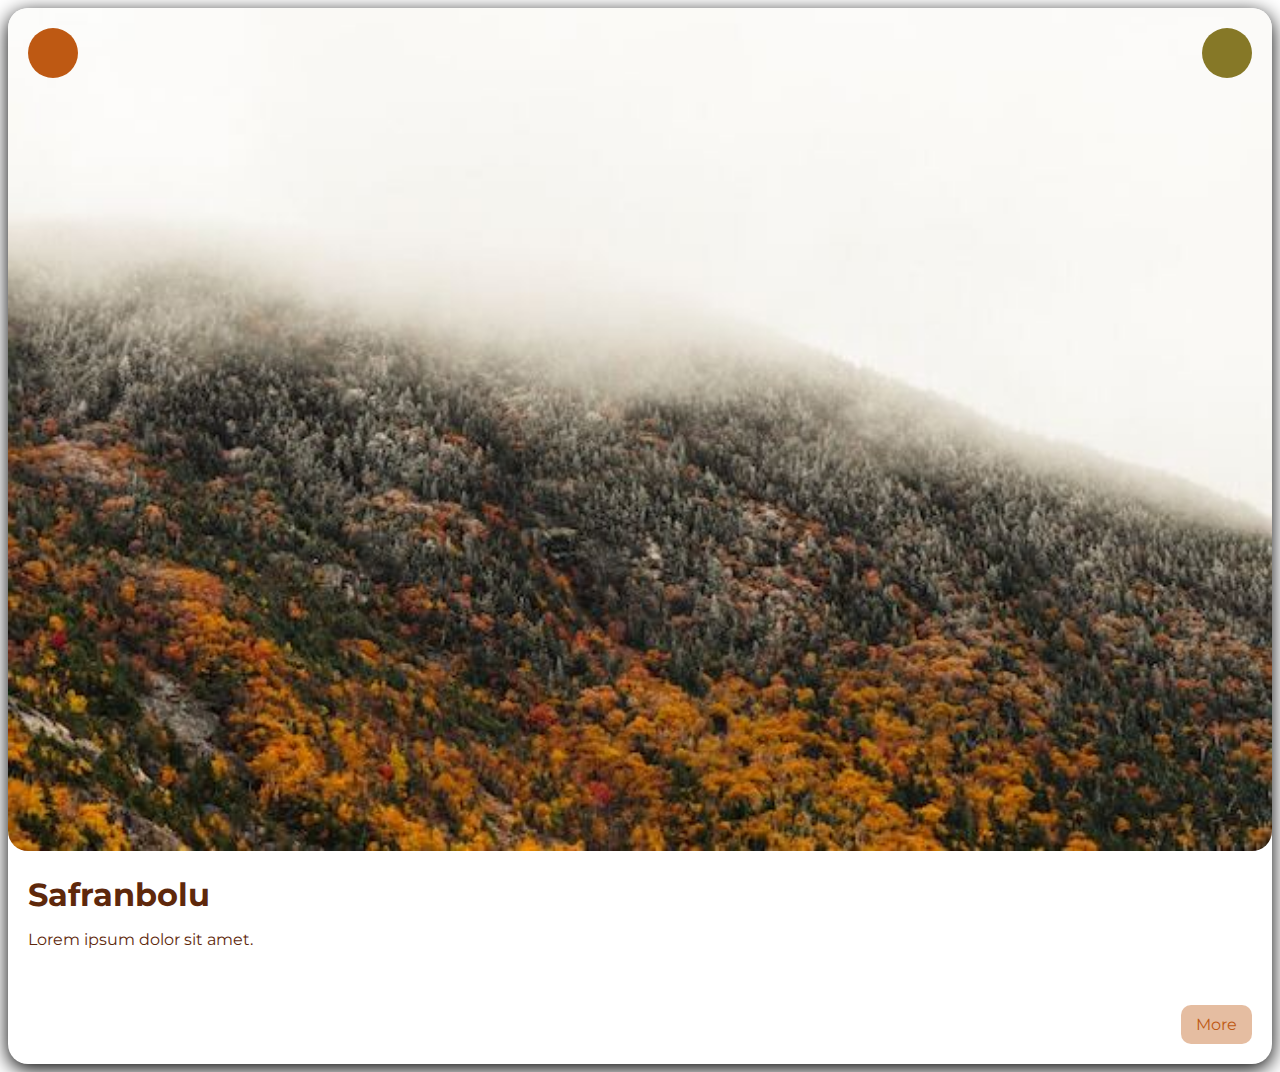
<file: day01/card/index.html>
<!DOCTYPE html>
<html lang="en">
  <head>
    <meta charset="UTF-8" />
    <meta name="viewport" content="width=device-width, initial-scale=1.0" />
    <title>Cards</title>
    <link rel="preconnect" href="https://fonts.googleapis.com" />
    <link rel="preconnect" href="https://fonts.gstatic.com" crossorigin />
    <link rel="preconnect" href="https://fonts.googleapis.com" />
    <link rel="preconnect" href="https://fonts.gstatic.com" crossorigin />
    <link
      href="https://fonts.googleapis.com/css2?family=Montserrat:ital,wght@0,100..900;1,100..900&display=swap"
      rel="stylesheet"
    />
    <link
      rel="stylesheet"
      href="https://cdnjs.cloudflare.com/ajax/libs/font-awesome/6.6.0/css/all.min.css"
      integrity="sha512-Kc323vGBEqzTmouAECnVceyQqyqdsSiqLQISBL29aUW4U/M7pSPA/gEUZQqv1cwx4OnYxTxve5UMg5GT6L4JJg=="
      crossorigin="anonymous"
      referrerpolicy="no-referrer"
    />
    <link rel="stylesheet" href="css/style.css" />
  </head>
  <body>
    <div class="card">
      <img src="img/landscape-01.jpg" alt="Safranbolu" />


      <button class="btn btn-share"><i class="fa-solid fa-share-nodes"></i></button>
      <button class="btn btn-favorite"><i class="fa-regular fa-heart"></i></button>

      <div class="card-body">
        <h3>Safranbolu</h3>
        <p>Lorem ipsum dolor sit amet.</p>
      </div>

      <div class="card-footer">
        <div>
          <i class="fa-solid fa-star"></i>
          <i class="fa-solid fa-star"></i>
          <i class="fa-solid fa-star"></i>
          <i class="fa-solid fa-star"></i>
          <i class="fa-regular fa-star"></i>
        </div>

        <a href="#">More<i class="fa-solid fa-chevron-right"></i></a>
      </div>
    </div>
  </body>
</html>
</file>
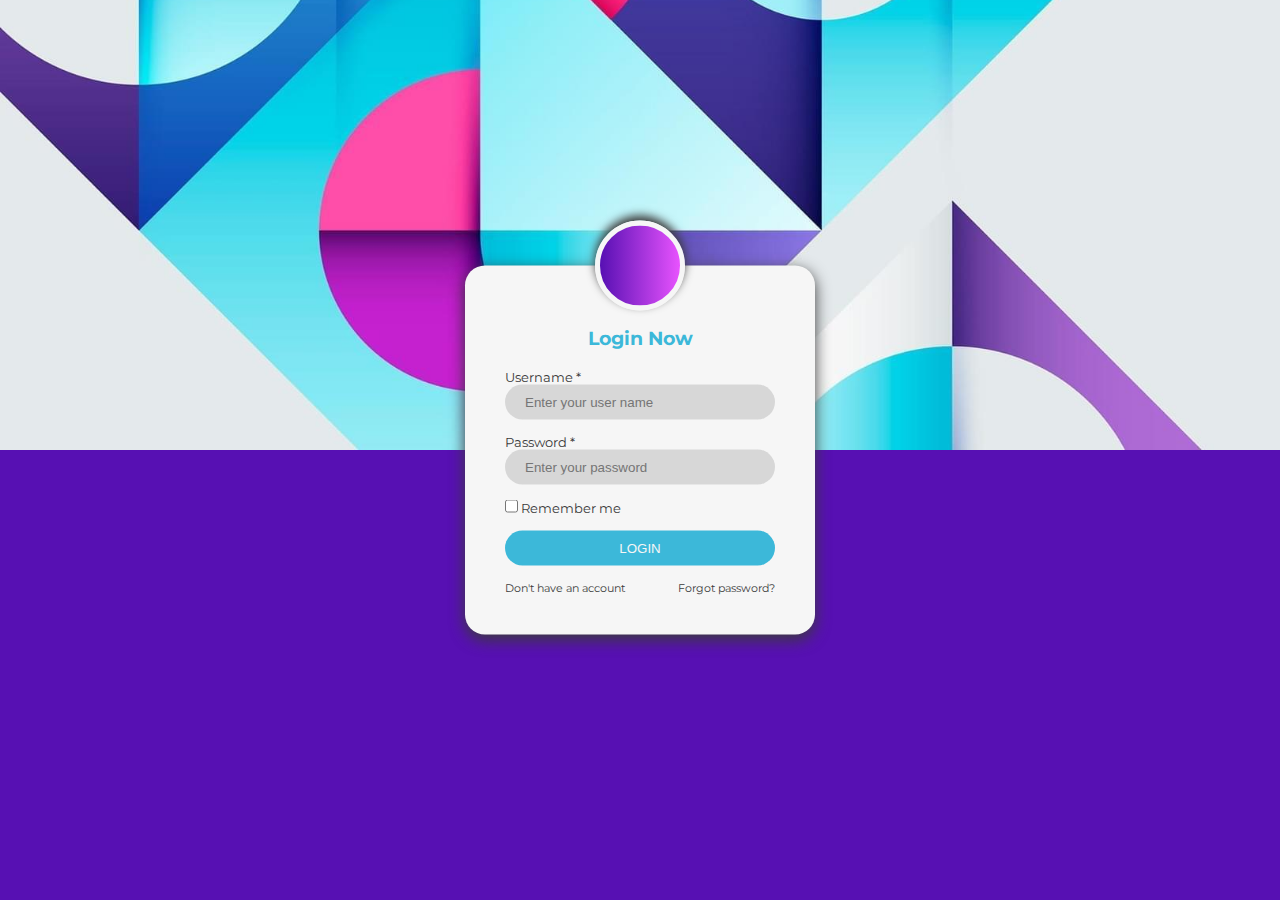
<file: day02/loginform/index.html>
<!DOCTYPE html>
<html lang="en">
<head>
    <meta charset="UTF-8">
    <meta name="viewport" content="width=device-width, initial-scale=1.0">
    <title>Login Form</title>
    <link rel="preconnect" href="https://fonts.googleapis.com">
    <link rel="preconnect" href="https://fonts.gstatic.com" crossorigin>
    <link href="https://fonts.googleapis.com/css2?family=Montserrat:ital,wght@0,100..900;1,100..900&display=swap"
        rel="stylesheet">
    <link rel="stylesheet" href="https://cdnjs.cloudflare.com/ajax/libs/font-awesome/6.5.2/css/all.min.css"
        integrity="sha512-SnH5WK+bZxgPHs44uWIX+LLJAJ9/2PkPKZ5QiAj6Ta86w+fsb2TkcmfRyVX3pBnMFcV7oQPJkl9QevSCWr3W6A=="
        crossorigin="anonymous" referrerpolicy="no-referrer" />
    <link rel="stylesheet" href="css/style.css">
</head>
<body>
    <div class="banner"><img src="../loginform/img/bg (1).jpg" alt=""></div>
    <form class="login-form" action="https://google.com">
        <div class="icon"><i class="fa-solid fa-lock"></i></div>
        <h2>Login Now</h2>
        <div class="form-group">
            <label for="username">Username *</label>
            <input type="text" name="username" id="username" placeholder="Enter your user name">
        </div>
        <div class="form-group">
            <label for="password">Password *</label>
            <input type="password" name="password" id="password" placeholder="Enter your password">
        </div>
        <div class="form-group">
            <input type="checkbox" name="remember" id="remember">
            <label for="remember">Remember me</label>
        </div>
        <button type="submit">LOGIN</button>
        <div class="links">
            <a href="#">Don't have an account</a>
            <a href="#">Forgot password?</a>
        </div>
    </form>
</body>
</html>
</file>
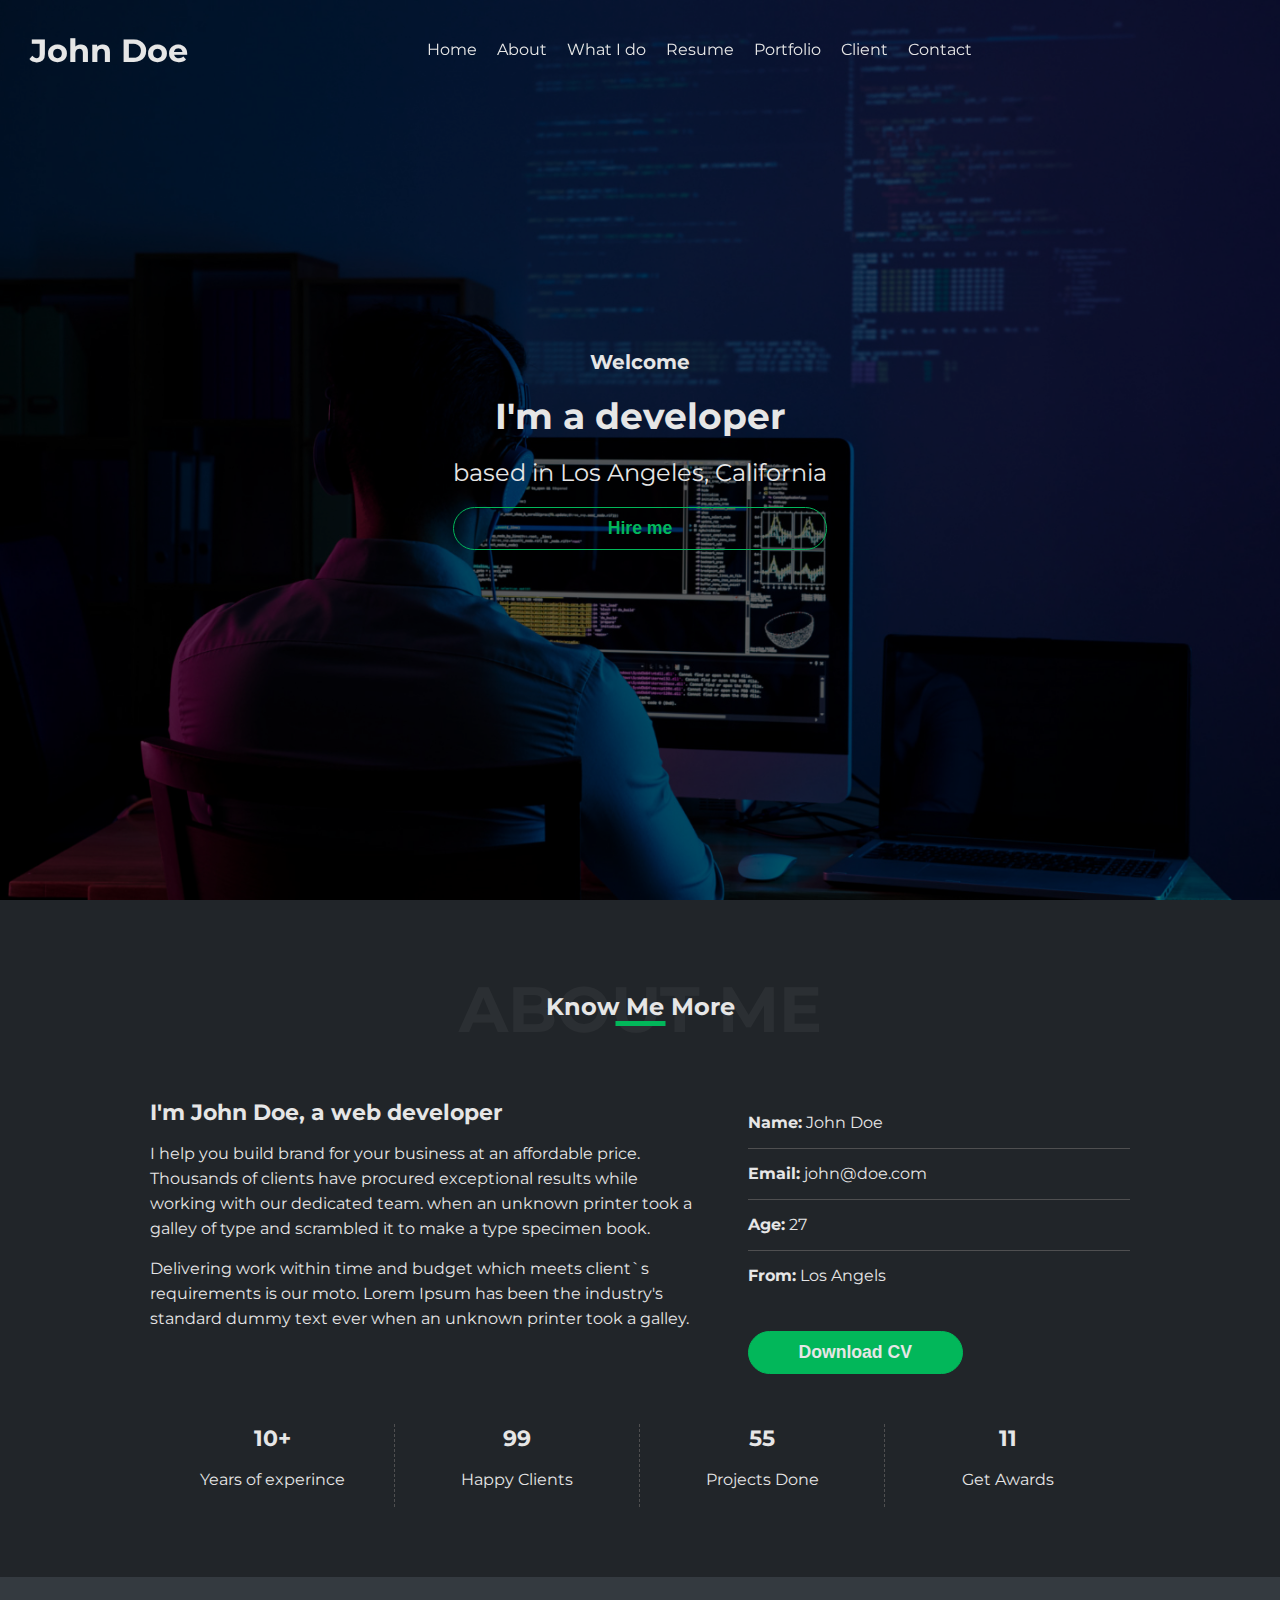
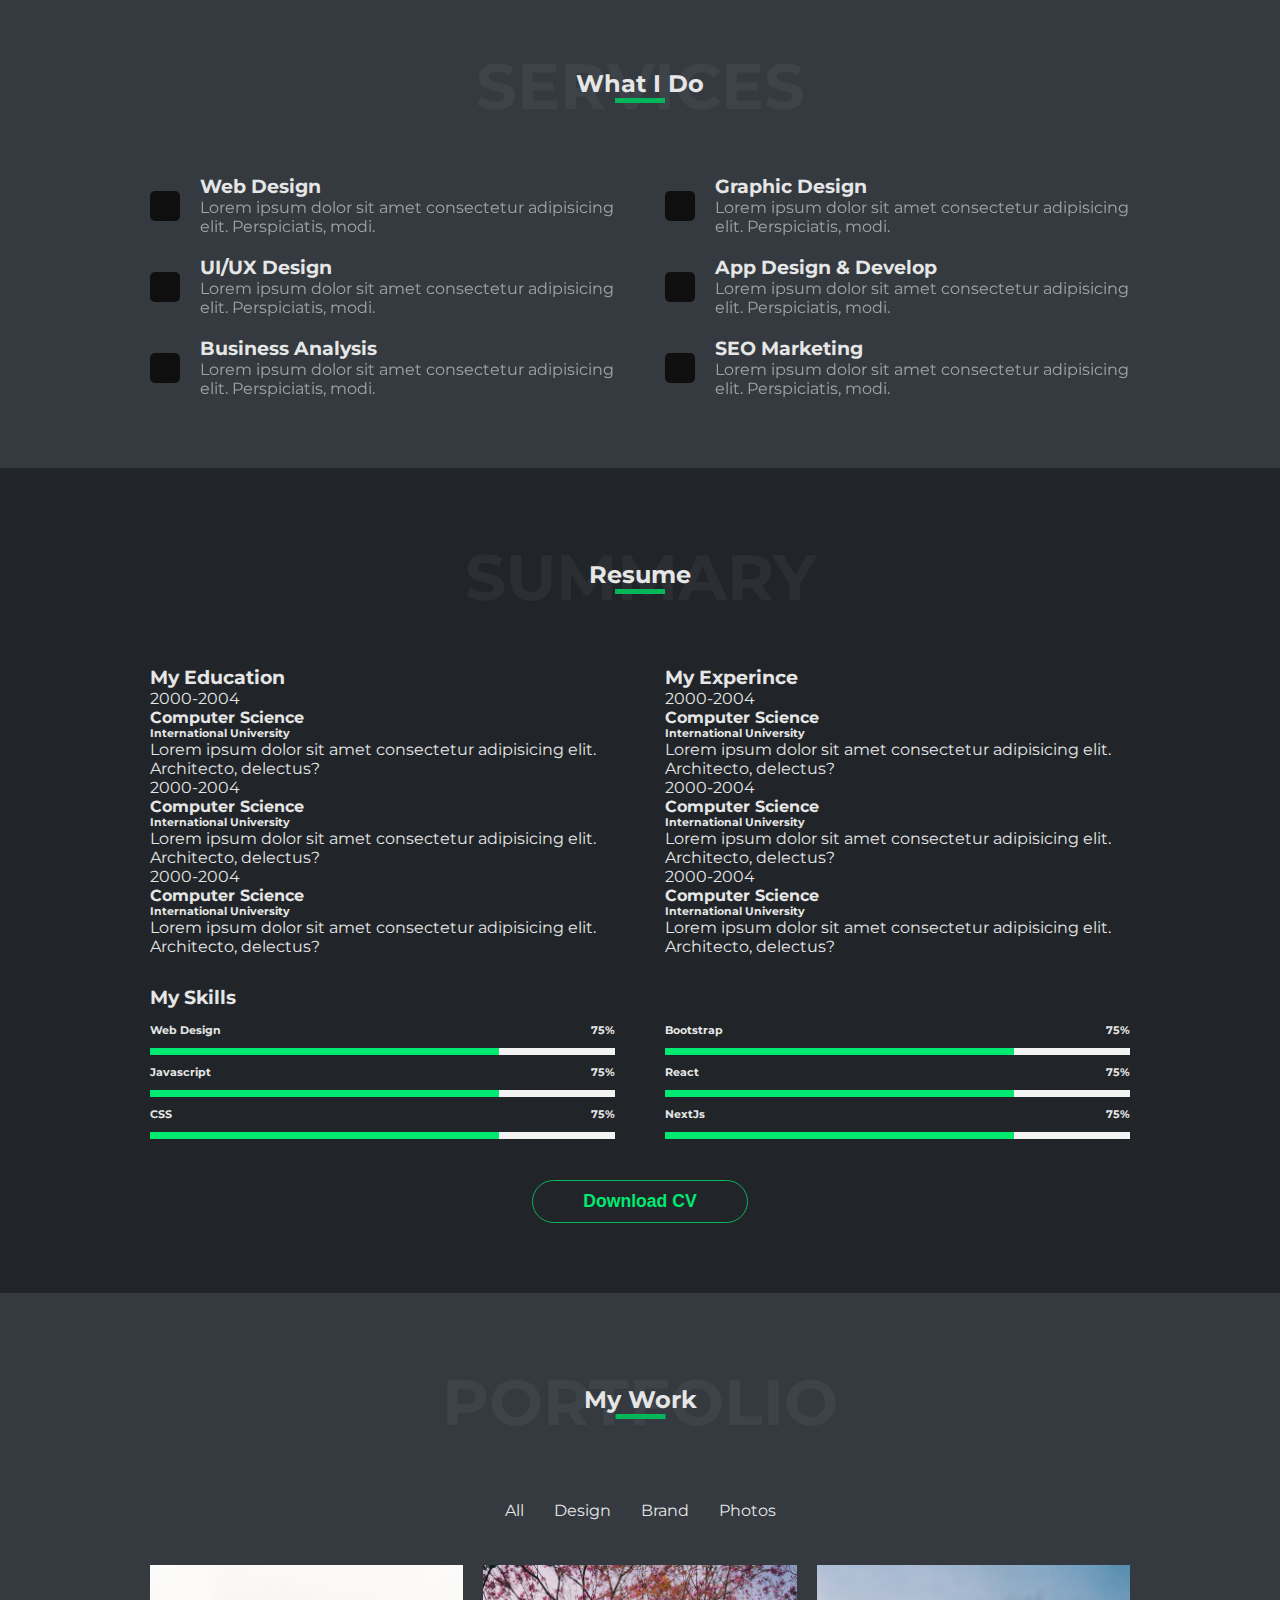
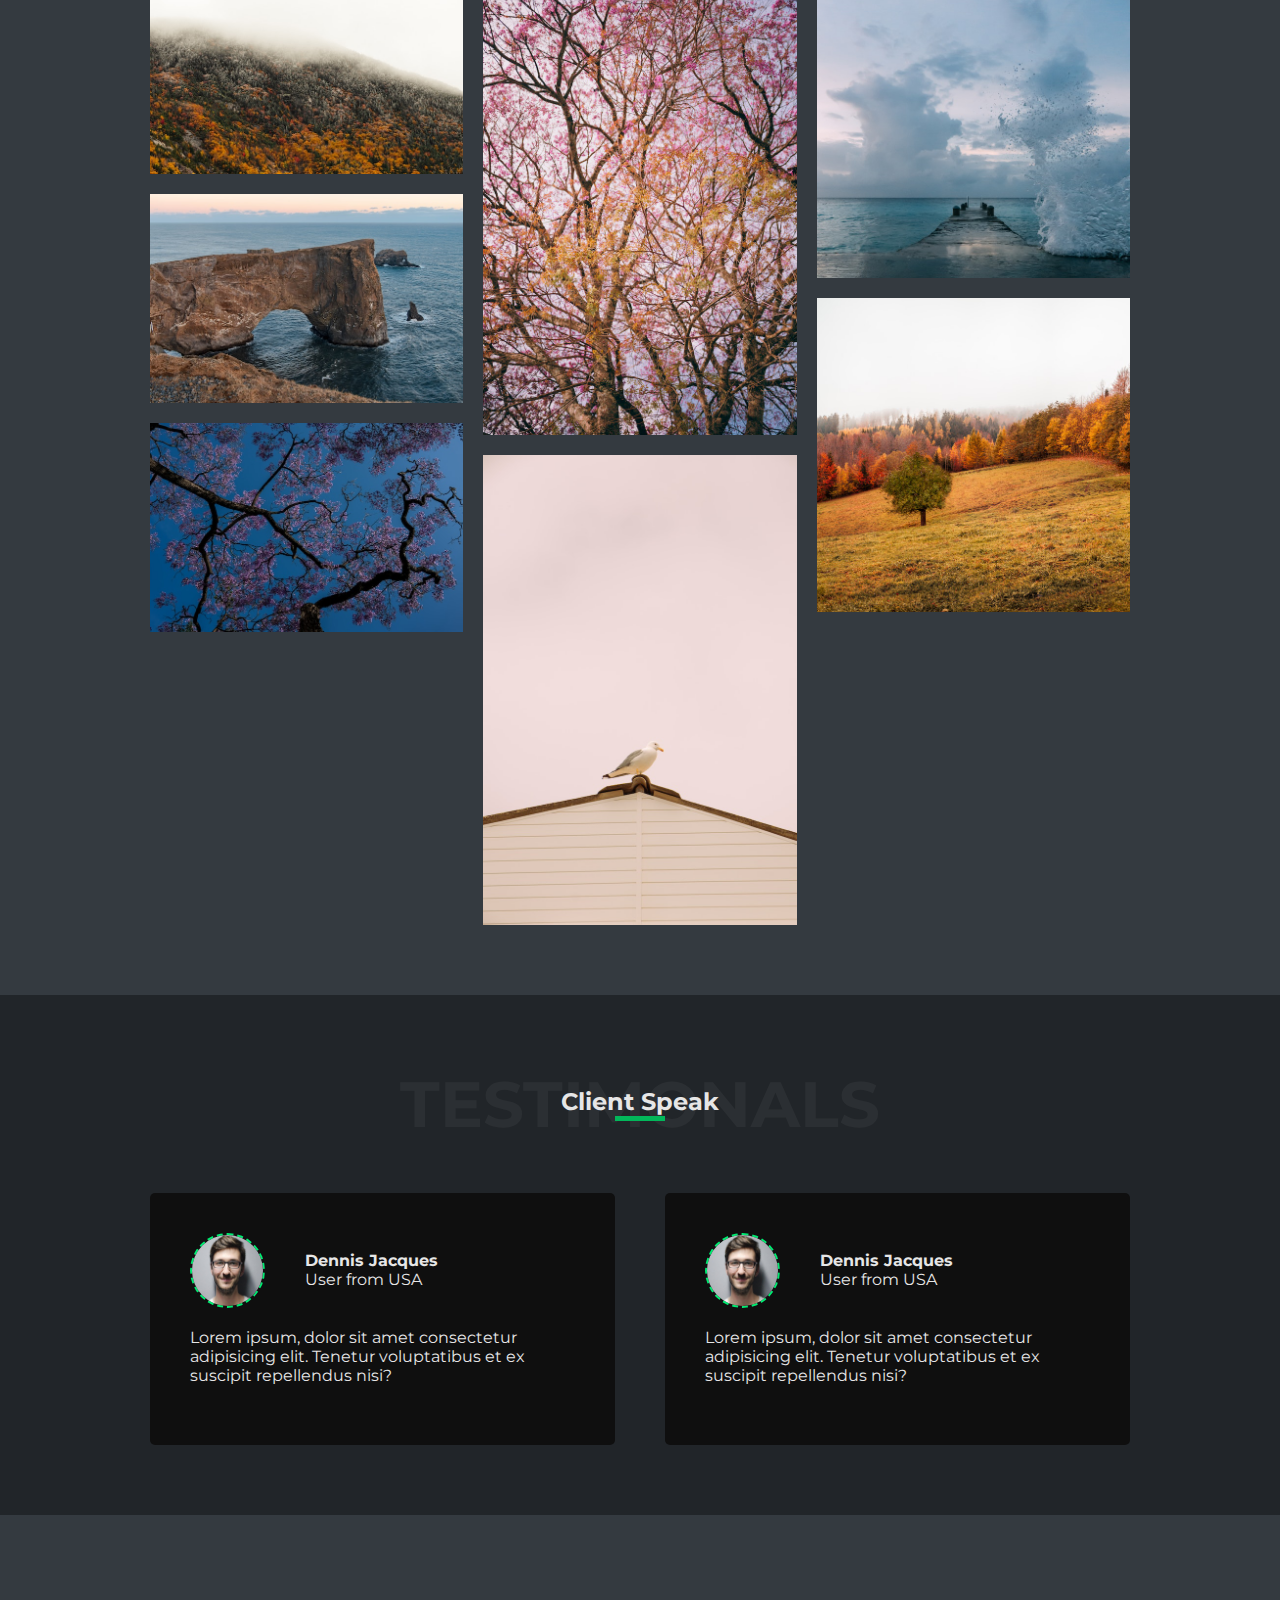
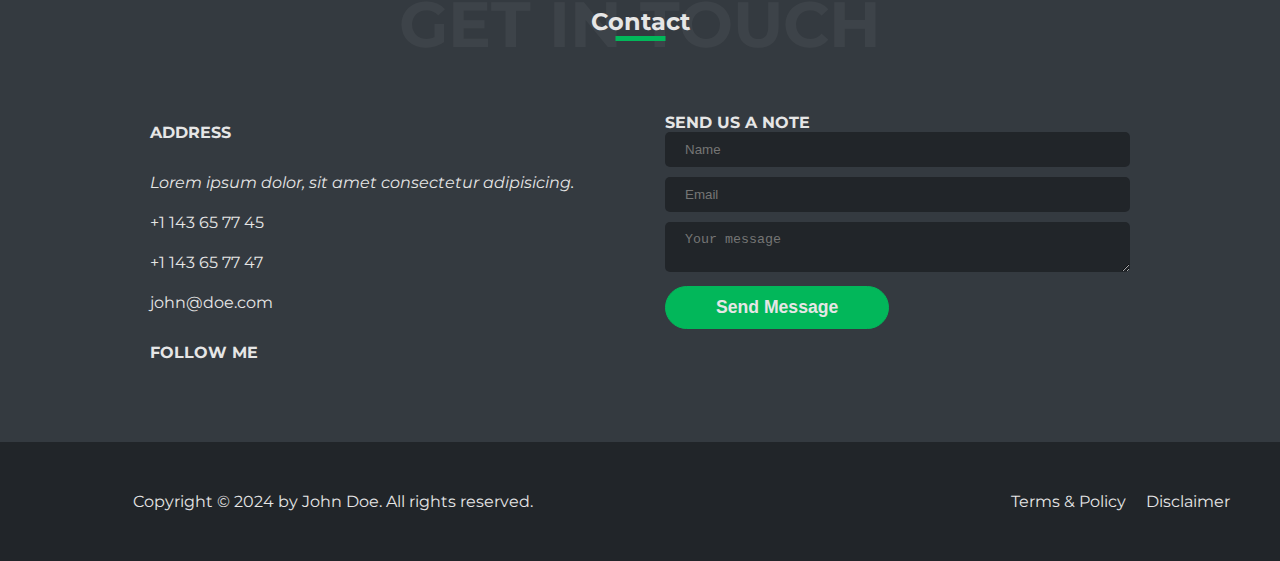
<file: day03/resume/index.html>
<!DOCTYPE html>
<html lang="en">

<head>
    <meta charset="UTF-8">
    <meta name="viewport" content="width=device-width, initial-scale=1.0">
    <title>John Doe | Resume</title>
    <link rel="stylesheet" href="https://cdnjs.cloudflare.com/ajax/libs/font-awesome/6.5.2/css/all.min.css"
        integrity="sha512-SnH5WK+bZxgPHs44uWIX+LLJAJ9/2PkPKZ5QiAj6Ta86w+fsb2TkcmfRyVX3pBnMFcV7oQPJkl9QevSCWr3W6A=="
        crossorigin="anonymous" referrerpolicy="no-referrer" />

    <link rel="preconnect" href="https://fonts.googleapis.com">
    <link rel="preconnect" href="https://fonts.gstatic.com" crossorigin>
    <link href="https://fonts.googleapis.com/css2?family=Montserrat:ital,wght@0,100..900;1,100..900&display=swap"
        rel="stylesheet">


    <link rel="stylesheet" href="css/style.css">



</head>

<body>
    <header>
        <h1>John Doe</h1>


        <label class="lbl-menu" for="chk-menu"><i class="fa-solid fa-bars fa-2x"></i></label>
        <input type="checkbox" id="chk-menu" class="chk-menu">
        <nav class="main-menu">
            <ul>
                <li><a href="#home" title="John Doe resume">Home</a></li>
                <li><a href="#about" title="about me">About</a></li>
                <li><a href="#whatido" title="what is my services">What I do</a></li>
                <li><a href="#resume" title="John Doe resume">Resume</a></li>
                <li><a href="#portfolio" title="JMy portfolio">Portfolio</a></li>
                <li><a href="#client" title="What my clients say">Client</a></li>
                <li><a href="#contact" title="Contact me">Contact</a></li>
            </ul>
        </nav>

        <nav class="social-menu">
            <ul>
                <li><a href="https://linkedin.com" target="_blank"><i class="fa-brands fa-linkedin"></i></a></li>
                <li><a href="https://x.com" target="_blank"><i class="fa-brands fa-x-twitter"></i></a></li>
                <li><a href="https://facebook.com" target="_blank"><i class="fa-brands fa-facebook"></i></a></li>
            </ul>
        </nav>
    </header>

    <main>
        <section class="banner">
            <img src="img/john-doe-banner.jpg" alt="John Doe">

            <div class="banner-text">
                <h5>Welcome</h5>
                <h2>I'm a developer</h2>
                <p>based in Los Angeles, California</p>
                <button class="btn btn-outline">Hire me</button>
            </div>
        </section>

        <section class="about container">
            <div class="section-title">
                <h2>About Me</h2>
                <h4>Know Me More</h4>
            </div>


            <div class="section-content">
                <div class="row">
                    <div>
                        <h3>I'm <span>John Doe</span>, a web developer</h3>
                        <p>I help you build brand for your business at an
                            affordable price. Thousands of clients have
                            procured exceptional results while working with
                            our dedicated team. when an unknown printer took
                            a galley of type and scrambled it to make a type
                            specimen book.</p>
                        <p>Delivering work within time and budget which
                            meets client`s requirements is our moto. Lorem
                            Ipsum has been the industry's standard dummy
                            text ever when an unknown printer took a galley.</p>
                    </div>
                    <div>
                        <ul class="contact">
                            <li><strong>Name:</strong> John Doe</li>
                            <li><strong>Email:</strong> john@doe.com</li>
                            <li><strong>Age:</strong> 27</li>
                            <li><strong>From:</strong> Los Angels</li>
                        </ul>
                        <button class="btn btn-bg">Download CV <i class="fa-solid fa-download"></i></button>

                    </div>
                </div>

                <ul class="row stats">
                    <li>
                        <h3>10+</h3>
                        <p>Years of experince</p>
                    </li>
                    <li>
                        <h3>99</h3>
                        <p>Happy Clients</p>
                    </li>
                    <li>
                        <h3>55</h3>
                        <p>Projects Done</p>
                    </li>
                    <li>
                        <h3>11</h3>
                        <p>Get Awards</p>
                    </li>
                </ul>
            </div>


        </section>


        <section class="whatido container">
            <div class="section-title">
                <h2>Services</h2>
                <h4>What I Do</h4>
            </div>

            <div class="section-content">
                <div class="row">
                    <ul>
                        <li>
                            <i class="fa-solid fa-palette"></i>
                            <div>
                                <h3>Web Design</h3>
                                <p>Lorem ipsum dolor sit amet consectetur adipisicing elit. Perspiciatis, modi.</p>
                            </div>
                        </li>
                        <li>
                            <i class="fa-solid fa-palette"></i>
                            <div>
                                <h3>UI/UX Design</h3>
                                <p>Lorem ipsum dolor sit amet consectetur adipisicing elit. Perspiciatis, modi.</p>
                            </div>
                        </li>
                        <li>
                            <i class="fa-solid fa-palette"></i>
                            <div>
                                <h3>Business Analysis</h3>
                                <p>Lorem ipsum dolor sit amet consectetur adipisicing elit. Perspiciatis, modi.</p>
                            </div>
                        </li>
                    </ul>

                    <ul>
                        <li>
                            <i class="fa-solid fa-palette"></i>
                            <div>
                                <h3>Graphic Design</h3>
                                <p>Lorem ipsum dolor sit amet consectetur adipisicing elit. Perspiciatis, modi.</p>
                            </div>
                        </li>
                        <li>
                            <i class="fa-solid fa-palette"></i>
                            <div>
                                <h3>App Design &amp; Develop</h3>
                                <p>Lorem ipsum dolor sit amet consectetur adipisicing elit. Perspiciatis, modi.</p>
                            </div>
                        </li>
                        <li>
                            <i class="fa-solid fa-palette"></i>
                            <div>
                                <h3>SEO Marketing</h3>
                                <p>Lorem ipsum dolor sit amet consectetur adipisicing elit. Perspiciatis, modi.</p>
                            </div>
                        </li>
                    </ul>
                </div>
            </div>
        </section>


        <section class="resume container">
            <div class="section-title">
                <h2>Summary</h2>
                <h4>Resume</h4>
            </div>

            <div class="section-content">
                <div class="row eduperience">

                    <div>
                        <h3>My Education</h3>
                        <ul>
                            <li>
                                <span>2000-2004</span>
                                <h4>Computer Science</h4>
                                <h6>International University</h6>
                                <p>Lorem ipsum dolor sit amet consectetur adipisicing elit. Architecto, delectus?</p>
                            </li>
                            <li>
                                <span>2000-2004</span>
                                <h4>Computer Science</h4>
                                <h6>International University</h6>
                                <p>Lorem ipsum dolor sit amet consectetur adipisicing elit. Architecto, delectus?</p>
                            </li>
                            <li>
                                <span>2000-2004</span>
                                <h4>Computer Science</h4>
                                <h6>International University</h6>
                                <p>Lorem ipsum dolor sit amet consectetur adipisicing elit. Architecto, delectus?</p>
                            </li>
                        </ul>

                    </div>

                    <div>
                        <h3>My Experince</h3>

                        <ul>
                            <li>
                                <span>2000-2004</span>
                                <h4>Computer Science</h4>
                                <h6>International University</h6>
                                <p>Lorem ipsum dolor sit amet consectetur adipisicing elit. Architecto, delectus?</p>
                            </li>
                            <li>
                                <span>2000-2004</span>
                                <h4>Computer Science</h4>
                                <h6>International University</h6>
                                <p>Lorem ipsum dolor sit amet consectetur adipisicing elit. Architecto, delectus?</p>
                            </li>
                            <li>
                                <span>2000-2004</span>
                                <h4>Computer Science</h4>
                                <h6>International University</h6>
                                <p>Lorem ipsum dolor sit amet consectetur adipisicing elit. Architecto, delectus?</p>
                            </li>
                        </ul>
                    </div>


                </div>

                <div class="skills">
                    <h3>My Skills</h3>

                    <diw class="row">
                        <ul>
                            <li>
                                <h6>
                                    <span>Web Design</span>
                                    <span>75%</span>
                                </h6>
                                <progress value="75" max="100"></progress>
                            </li>
                            <li>
                                <h6>
                                    <span>Javascript</span>
                                    <span>75%</span>
                                </h6>
                                <progress value="75" max="100"></progress>
                            </li>
                            <li>
                                <h6>
                                    <span>CSS</span>
                                    <span>75%</span>
                                </h6>
                                <progress value="75" max="100"></progress>
                            </li>
                        </ul>

                        <ul>
                            <li>
                                <h6>
                                    <span>Bootstrap</span>
                                    <span>75%</span>
                                </h6>
                                <progress value="75" max="100"></progress>
                            </li>
                            <li>
                                <h6>
                                    <span>React</span>
                                    <span>75%</span>
                                </h6>
                                <progress value="75" max="100"></progress>
                            </li>
                            <li>
                                <h6>
                                    <span>NextJs</span>
                                    <span>75%</span>
                                </h6>
                                <progress value="75" max="100"></progress>
                            </li>
                        </ul>
                    </diw>

                </div>

                <div class="text-center">
                    <button class="btn">Download CV <i class="fa-solid fa-download"></i></button>
                </div>
            </div>
        </section>

        <section class="portfolio container">
            <div class="section-title">
                <h2>Portfolio</h2>
                <h4>My Work</h4>
            </div>

            <div class="section-content">
                <nav>
                    <ul>
                        <li><a href="#p">All</a></li>
                        <li><a href="#p">Design</a></li>
                        <li><a href="#p">Brand</a></li>
                        <li><a href="#p">Photos</a></li>
                    </ul>
                </nav>

                <div class="masonary-content">
                    <img src="img/landscape-01.jpg" alt="Landscape 1">
                    <img src="img/landscape-02.jpg" alt="Landscape 2">
                    <img src="img/landscape-03.jpg" alt="Landscape 3">
                    <img src="img/landscape-04.jpg" alt="Landscape 4">
                    <img src="img/landscape-05.jpg" alt="Landscape 5">
                    <img src="img/landscape-06.jpg" alt="Landscape 6">
                    <img src="img/landscape-07.jpg" alt="Landscape 7">
                </div>
            </div>
        </section>

        <section class="clients container">
            <div class="section-title">
                <h2>Testimonals</h2>
                <h4>Client Speak</h4>
            </div>

            <div class="section-content">
                <div class="row">
                    <div class="testimonal">
                        <div class="title">
                            <img src="img/john-doe.png" alt="">
                            <div>
                                <h4>Dennis Jacques</h4>
                                <p>User from USA</p>
                            </div>
                        </div>
                        <p>Lorem ipsum, dolor sit amet consectetur adipisicing elit. Tenetur voluptatibus et ex suscipit
                            repellendus nisi?</p>

                        <div>
                            <i class="fa-solid fa-star"></i>
                            <i class="fa-solid fa-star"></i>
                            <i class="fa-solid fa-star"></i>
                            <i class="fa-solid fa-star"></i>
                            <i class="fa-solid fa-star"></i>
                        </div>
                    </div>
                    <div class="testimonal">
                        <div class="title">
                            <img src="img/john-doe.png" alt="">
                            <div>
                                <h4>Dennis Jacques</h4>
                                <p>User from USA</p>
                            </div>
                        </div>
                        <p>Lorem ipsum, dolor sit amet consectetur adipisicing elit. Tenetur voluptatibus et ex suscipit
                            repellendus nisi?</p>

                        <div>
                            <i class="fa-solid fa-star"></i>
                            <i class="fa-solid fa-star"></i>
                            <i class="fa-solid fa-star"></i>
                            <i class="fa-solid fa-star"></i>
                            <i class="fa-solid fa-star"></i>
                        </div>
                    </div>
                </div>
            </div>
        </section>

        <section class="contact container">
            <div class="section-title">
                <h2>Get In Touch</h2>
                <h4>Contact</h4>
            </div>

            <div class="section-content">
                <div class="row">
                    <div class="info">
                        <div class="address">
                            <h4>ADDRESS</h4>
                            <address>Lorem ipsum dolor, sit amet consectetur adipisicing.</address>

                            <ul>
                                <li><a href="tel:+1143657745"><i class="fa-solid fa-phone"></i> +1 143 65 77 45</a></li>
                                <li><a href="tel:+1143657747"><i class="fa-solid fa-fax"></i> +1 143 65 77 47</a></li>
                                <li><a href="mailto:john@doe.com"><i class="fa-solid fa-envelope"></i> john@doe.com</a>
                                </li>
                            </ul>

                        </div>


                        <div class="social">
                            <h4>FOLLOW ME</h4>
                            <ul>
                                <li><a href="https://linkedin.com"><i class="fa-brands fa-linkedin"></i></a></li>
                                <li><a href="https://x.com"><i class="fa-brands fa-x-twitter"></i></a></li>
                                <li><a href="https://facebook.com"><i class="fa-brands fa-facebook"></i></a></li>
                            </ul>
                        </div>
                    </div>
                    <div>
                        <h4>SEND US A NOTE</h4>
                        <form action="">
                            <div>
                                <input type="text" name="name" placeholder="Name" class="form-control">
                            </div>
                            <div>
                                <input type="email" name="email" placeholder="Email" class="form-control">
                            </div>
                            <div>
                                <textarea name="message" placeholder="Your message" class="form-control"></textarea>
                            </div>
                            
                        </form>
                        <button class="btn btn-bg">Send Message</button>
                    </div>
                </div>
            </div>


        </section>


    </main>


    <footer>
        <div class="row">
            <p>Copyright &copy; 2024 by <span>John Doe.</span> All rights reserved.</p>
            <nav>
                <ul>
                    <li><a href="#">Terms &amp; Policy</a></li>
                    <li><a href="#">Disclaimer</a></li>
                </ul>
            </nav>
        </div>
    </footer>



</body>

</html>
</file>
<file: day01/card/css/style.css>
:root{
    --color1:rgb(190,89,19);
    --color2: rgb(134,120,39);
    --color3: rgb(94,40,11);
    --color4: whitesmoke;
    --color1-op-40:rgba(190, 90, 19, 0.4);
}
body{
    font-family: "Montserrat" , sans-serif;
}
.card{
    position: relative;
    overflow: hidden;
    box-shadow: 0 5px 20px black;
    border-radius: 20px;
    -webkit-border-radius: 20px;
    -moz-border-radius: 20px;
    -ms-border-radius: 20px;
    -o-border-radius: 20px;
}
.card img{
    width: 100%;
    height: auto;
    border-radius: 20px;
    -webkit-border-radius: 20px;
    -moz-border-radius: 20px;
    -ms-border-radius: 20px;
    -o-border-radius: 20px;
}
.card .btn{
    position: absolute;
    top: 20px;
    width: 50px;
    height: 50px;
    font-size: 2rem;
    cursor: pointer;
    border: none;
    border-radius: 50%;
    -webkit-border-radius: 50%;
    -moz-border-radius: 50%;
    -ms-border-radius: 50%;
    -o-border-radius: 50%;
}
.card .btn:hover{
    box-shadow: 0 0 10px var(--color3);
}
.card .btn-favorite{
    right: 20px;
    background-color: var(--color2);
    color: var(--color4);
}
.card .btn-share{
    left: 20px;
    background-color: var(--color1);
}
.card .card-body{
    padding: 20px;
}
.card h3{
    font-size: 2rem;
    margin: 0;
    color: var(--color3);
}
.card p{
    color: var(--color3);
}
.card .card-footer{
    display: flex;
    justify-content: space-between;
    align-items: center;
    padding: 20px;
    color: var(--color2);
}
.card .card-footer a{
    text-decoration: none;
    background-color: var(--color1-op-40);
    color: var(--color1);
    padding: 10px 15px;
    border-radius: 10px;
    -webkit-border-radius: 10px;
    -moz-border-radius: 10px;
    -ms-border-radius: 10px;
    -o-border-radius: 10px;
}
.card .card-footer a:hover{
    color: var(--color3);
}
</file>
<file: day02/loginform/css/style.css>
:root {
    --color1: #3cb8d9;
    --color2: #5710b3;
    --color3: #f6f6f6;
    --color4: #e853fe;
    --color5: #3b3b3b;
    --color6: #d7d7d7;
  }
  * {
    margin: 0;
    padding: 0;
    box-sizing: border-box;
  }
  html {
    height: 100%;
  }
  body {
    font-family: "Montserrat", sans-serif;
    background-color: var(--color2);
    height: 100%;
    text-align: center;
    font-size: 0.8rem;
  }
  .banner {
    height: 50%;
  }
  .banner img {
    display: block;
    width: 100%;
    height: 100%;
    object-fit: cover;
    object-position: bottom center;
  }
  .login-form {
    min-width: 350px;
    background-color: var(--color3);
    color: var(--color5);
    box-shadow: 0 5px 15px var(--color5);
    display: inline-block;
    padding: 40px;
    position: relative;
    transform: translateY(-50%);
    border-radius: 20px;
    -webkit-border-radius: 20px;
    -moz-border-radius: 20px;
    -ms-border-radius: 20px;
    -o-border-radius: 20px;
    -webkit-transform: translateY(-50%);
    -moz-transform: translateY(-50%);
    -ms-transform: translateY(-50%);
    -o-transform: translateY(-50%);
  }
  .login-form .icon {
    background-image: linear-gradient(90deg, var(--color2), var(--color4));
    color: var(--color3);
    width: 90px;
    height: 90px;
    border-radius: 50%;
    display: flex;
    justify-content: center;
    align-items: center;
    font-size: 1.7rem;
    position: absolute;
    top: 0;
    left: 50%;
    transform: translateY(-50%) translateX(-50%);
    border: var(--color3) solid 5px;
    box-shadow: 0 -5px 10px var(--color5);
    -webkit-border-radius: 50%;
    -moz-border-radius: 50%;
    -ms-border-radius: 50%;
    -o-border-radius: 50%;
    -webkit-transform: translateY(-50%) translateX(-50%);
    -moz-transform: translateY(-50%) translateX(-50%);
    -ms-transform: translateY(-50%) translateX(-50%);
    -o-transform: translateY(-50%) translateX(-50%);
  }
  .login-form h2{
      margin: 20px 0;
      color: var(--color1);
  }
  .login-form input:not([type="checkbox"]) {
      display: block;
      width: 100%;
      border: none;
      background-color: var(--color6);
      padding: 10px 20px;
      border-radius: 20px;
      -webkit-border-radius: 20px;
      -moz-border-radius: 20px;
      -ms-border-radius: 20px;
      -o-border-radius: 20px;
  }
  .login-form input:focus{
      outline: 2px solid var(--color4);
  }
  .login-form .form-group{
      margin-bottom: 15px;
      text-align: left;
  }
  .login-form button{
      display: block;
      width: 100%;
      border: none;
      background-color: var(--color1);
      padding: 10px;
      border-radius: 20px;
      color: var(--color3);
      -webkit-border-radius: 20px;
      -moz-border-radius: 20px;
      -ms-border-radius: 20px;
      -o-border-radius: 20px;
  }
  .login-form .links{
      font-size: 0.7rem;
      display: flex;
      justify-content: space-between;
      margin-top: 15px;
  }
  .login-form .links a{
      color: var(--color5);
      text-decoration: none;
  }
  .login-form .links a:hover{
      text-decoration: underline;
  }
</file>
<file: day03/resume/css/style.css>
/* COMMON */
:root {
  --color1: #212529;
  --color2: #e6e6e6;
  --color3: #343a40;
  --color4: #02b75a;
  --color5: #4f4f50;
  --color6: #0f0f0f;
  --color7: #00ea71;
}
*,
*::before,
*::after {
  margin: 0;
  padding: 0;
  box-sizing: border-box;
}
img,
picture,
video,
canvas,
svg {
  display: block;
  max-width: 100%;
}
ul,
ol {
  list-style: none;
}
progress::-webkit-progress-bar {
  background-color: #f3f3f3; /* Background color of the bar */
  width: 100%;
  height: 7px;
}
progress::-webkit-progress-value {
  background-color: var(--color7); /* Color of the progress value */
  width: 100%;
  height: 7px;
}
/* Styles for Firefox */
progress::-moz-progress-bar {
  background-color: var(--color7); /* Color of the progress value */
  width: 100%;
  height: 7px;
}
/* Styles for Internet Explorer */
progress {
  background-color: #f3f3f3; /* Background color of the bar */
  width: 100%;
  height: 7px;
}
progress::-ms-fill {
  background-color: var(--color7); /* Color of the progress value */
  width: 100%;
  height: 7px;
}
.btn {
  background: none;
  border: 1px solid var(--color5);
  color: var(--color5);
  padding: 10px 50px;
  font-size: 1.1rem;
  font-weight: 600;
  cursor: pointer;
  border-radius: 60px;
  -webkit-border-radius: 60px;
  -moz-border-radius: 60px;
  -ms-border-radius: 60px;
  -o-border-radius: 60px;
}
.btn-outline {
  border-color: var(--color4);
  color: var(--color4);
}
.btn-bg {
  background-color: var(--color4);
  border-color: var(--color4);
  color: var(--color2);
}
main .container:nth-child(odd) {
  background-color: var(--color3);
}
.container {
  padding: 70px 20px;
}
@media (min-width: 500px) {
  .container {
    padding: 70px 50px;
  }
}
@media (min-width: 800px) {
  .container {
    padding: 70px 100px;
  }
}
@media (min-width: 1000px) {
  .container {
    padding: 70px 150px;
  }
}
.row {
  display: flex;
  gap: 50px;
  flex-wrap: wrap;
}
.row > * {
  flex: 1 1;
}
.section-title {
  text-align: center;
  margin-bottom: 50px;
  position: relative;
}
.section-title h2 {
  text-transform: uppercase;
  font-size: 4rem;
  opacity: 0.05;
}
.section-title h4 {
  font-size: 1.5rem;
  position: absolute;
  top: 50%;
  left: 50%;
  transform: translate(-50%, -50%);
  -webkit-transform: translate(-50%, -50%);
  -moz-transform: translate(-50%, -50%);
  -ms-transform: translate(-50%, -50%);
  -o-transform: translate(-50%, -50%);
}
.section-title h4::after {
  content: "";
  background-color: var(--color4);
  width: 50px;
  height: 5px;
  display: block;
  margin: 0 auto;
}
.text-green {
  color: var(--color4);
}
.text-center {
  text-align: center;
}
.form-control {
  width: 100%;
  background-color: var(--color1);
  color: var(--color5);
  border: none;
  padding: 10px 20px;
  margin-bottom: 10px;
  border-radius: 5px;
  -webkit-border-radius: 5px;
  -moz-border-radius: 5px;
  -ms-border-radius: 5px;
  -o-border-radius: 5px;
}
.form-control:focus {
  outline: 1px solid var(--color4);
}
body {
  font-family: "Montserrat", sans-serif;
  background-color: var(--color1);
  color: var(--color2);
}
a {
  text-decoration: none;
  color: var(--color2);
}
a:hover {
  color: var(--color4);
}
/* HEADER */
header {
  display: flex;
  justify-content: space-between;
  align-items: center;
  position: fixed;
  top: 0;
  left: 0;
  right: 0;
  z-index: 3;
  padding: 30px;
}
header .main-menu {
  background-color: var(--color3);
  position: absolute;
  top: 0;
  left: 0;
  height: 100vh;
  padding: 30px 70px 10px 50px;
  opacity: 0.95;
  transform: translateX(-100%);
  -webkit-transform: translateX(-100%);
  -moz-transform: translateX(-100%);
  -ms-transform: translateX(-100%);
  -o-transform: translateX(-100%);
  transition: transform 1s;
  -webkit-transition: transform 1s;
  -moz-transition: transform 1s;
  -ms-transition: transform 1s;
  -o-transition: transform 1s;
}
@media (min-width: 1000px) {
  header .main-menu {
    position: static;
    background-color: transparent;
    padding: 0;
    opacity: 1;
    height: auto;
    transform: none;
    -webkit-transform: none;
    -moz-transform: none;
    -ms-transform: none;
    -o-transform: none;
    transition: none;
    -webkit-transition: none;
    -moz-transition: none;
    -ms-transition: none;
    -o-transition: none;
  }
}
header .main-menu ul {
  margin: 0;
  padding: 0;
  list-style: none;
  line-height: 40px;
}
@media (min-width: 1000px) {
  header .main-menu ul {
    display: flex;
    gap: 20px;
  }
}
header .social-menu {
  display: none;
}
@media (min-width: 1000px) {
  header .social-menu {
    display: block;
  }
  header .social-menu ul {
    list-style: none;
    display: flex;
    gap: 20px;
  }
}
header .lbl-menu {
  cursor: pointer;
}
@media (min-width: 1000px) {
  header .lbl-menu {
    display: none;
  }
}
header .chk-menu {
  display: none;
}
header .chk-menu:checked + .main-menu {
  transform: translateX(0);
  -webkit-transform: translateX(0);
  -moz-transform: translateX(0);
  -ms-transform: translateX(0);
  -o-transform: translateX(0);
}
/* BANNER */
.banner {
  position: relative;
}
.banner img {
  width: 100vw;
  height: 100vh;
  object-fit: cover;
  filter: brightness(40%);
  -webkit-filter: brightness(40%);
}
.banner .banner-text {
  text-align: center;
  font-size: 150%;
  display: flex;
  flex-direction: column;
  gap: 20px;
  position: absolute;
  top: 50%;
  left: 50%;
  transform: translate(-50%, -50%);
  -webkit-transform: translate(-50%, -50%);
  -moz-transform: translate(-50%, -50%);
  -ms-transform: translate(-50%, -50%);
  -o-transform: translate(-50%, -50%);
}
/* ABOUT */
.about .row > div:first-child {
  flex: 6 1 300px;
}
.about .row > div:last-child {
  flex: 2 1 300px;
}
.about h3 {
  margin-bottom: 15px;
  font-size: 1.4rem;
}
.about p {
  margin-bottom: 15px;
  line-height: 25px;
}
.about .contact {
  margin-bottom: 30px;
}
.about .contact li {
  line-height: 50px;
  border-bottom: 1px solid var(--color5);
}
.about .contact li:last-child {
  border: none;
}
.about .stats {
  margin-top: 50px;
  text-align: center;
  gap: 0;
  row-gap: 50px;
}
.about .stats li {
  flex-basis: 200px;
}
.about .btn {
  background-color: var(--color4); /* Change to your desired background color */
  border-color: var(--color4); /* Change to your desired border color */
  color: var(--color2); /* Change to your desired text color */
}

@media (min-width: 1250px) {
  .about .stats li {
    border-right: 1px dashed var(--color5);
  }
  .about .stats li:last-child {
    border-right: none;
  }
}
/* WHAT I DO */
.whatido .row > * {
  flex-basis: 250px;
}
.whatido ul li {
  display: flex;
  align-items: center;
  gap: 20px;
  margin-bottom: 20px;
}
.whatido ul li:last-child {
  margin-bottom: 0;
}
.whatido ul li p {
  opacity: 0.6;
}
.whatido ul li i {
  background-color: var(--color6);
  color: var(--color4);
  padding: 15px;
  font-size: 1.4rem;
  border-radius: 5px;
  -webkit-border-radius: 5px;
  -moz-border-radius: 5px;
  -ms-border-radius: 5px;
  -o-border-radius: 5px;
}
/* RESUME */
.resume .row > * {
  flex-basis: 300px;
}
.resume .eduperince li {
  background-color: var(--color6);
  padding: 20px;
  margin-top: 20px;
  border-radius: 5px;
  display: flex;
  flex-direction: column;
  align-items: start;
  gap: 5px;
  -webkit-border-radius: 5px;
  -moz-border-radius: 5px;
  -ms-border-radius: 5px;
  -o-border-radius: 5px;
}
.resume .eduperince li span {
  display: inline-block;
  background-color: var(--color4);
  padding: 5px 10px;
  font-size: 0.8rem;
  border-radius: 5px;
  -webkit-border-radius: 5px;
  -moz-border-radius: 5px;
  -ms-border-radius: 5px;
  -o-border-radius: 5px;
}
.resume .eduperince h6 {
  color: var(--color7);
}
.resume .eduperince p {
  opacity: 0.7;
}
.resume .skills {
  margin-top: 30px;
  margin-bottom: 30px;
}
.resume .skills .row > * {
  flex-basis: 200px;
}
.resume .skills h3 {
  margin-bottom: 15px;
}
.resume .skills li {
  margin-bottom: 10px;
}
.resume .skills h6 {
  display: flex;
  justify-content: space-between;
}
.resume .text-center .btn {
  color: var(--color7);
  border-color: var(--color4);
}
/* PORTFOLIO */
.portfolio nav {
  margin-bottom: 30px;
}
.portfolio nav ul {
  display: flex;
  justify-content: center;
}
.portfolio nav ul a {
  display: inline-block;
  padding: 10px 15px;
  border-bottom: 5px solid transparent;
}
.portfolio nav ul a:hover {
  border-bottom: 5px solid var(--color7);
}

.portfolio .masonary-content {
  column-count: 1;
  column-gap: 20px;
}
@media (min-width: 500px) {
  .portfolio .masonary-content {
    column-count: 2;
  }
}
@media (min-width: 1000px) {
  .portfolio .masonary-content {
    column-count: 3;
  }
}

.portfolio .masonary-content img {
  margin-bottom: 20px;
}

/* TESTIMONALS */
.clients .row > * {
  flex-basis: 300px;
}

.clients .testimonal {
  display: flex;
  flex-direction: column;
  gap: 20px;
  background-color: var(--color6);
  padding: 40px;
  border-radius: 5px;
  -webkit-border-radius: 5px;
  -moz-border-radius: 5px;
  -ms-border-radius: 5px;
  -o-border-radius: 5px;
}

.clients .testimonal .title {
  display: flex;
  align-items: center;
  gap: 20px;
}
.clients .testimonal .title img {
  width: 75px;
  height: 75px;
  border: 2px dashed var(--color7);
  border-radius: 50%;
  -webkit-border-radius: 50%;
  -moz-border-radius: 50%;
  -ms-border-radius: 50%;
  -o-border-radius: 50%;
}
.clients .testimonal .title div {
  margin-left: 20px;
}
.clients .testimonal div i {
  color: gold;
}

/* CONTACT */

.contact .row > * {
  flex-basis: 300px;
}

.contact .info {
  text-align: center;
}

@media (min-width: 600px) {
  .contact .info {
    text-align: left;
  }
}

.contact .info .address {
  margin-bottom: 20px;
}
.contact .info h4 {
  margin-bottom: 10px;
}

.contact .info .address ul {
  line-height: 40px;
}

.contact .info .address {
  line-height: 40px;
}

.contact .info .social ul {
  display: flex;
  gap: 10px;
  justify-content: center;
}

@media (min-width: 500px) {
  .contact .info .social ul {
    justify-content: start;
  }
}

/* FOOTER */

footer {
  padding: 50px;
  text-align: center;
}
@media (min-width: 500px) {
  .footer {
    text-align: left;
  }
}

FOOTER .row > * {
  flex-basis: 300px;
}

footer ul{
  display: flex;
  justify-content: center;
  gap: 20px
}

@media(min-width: 755px){
  footer ul{
    justify-content: end;
  }
}
</file>
